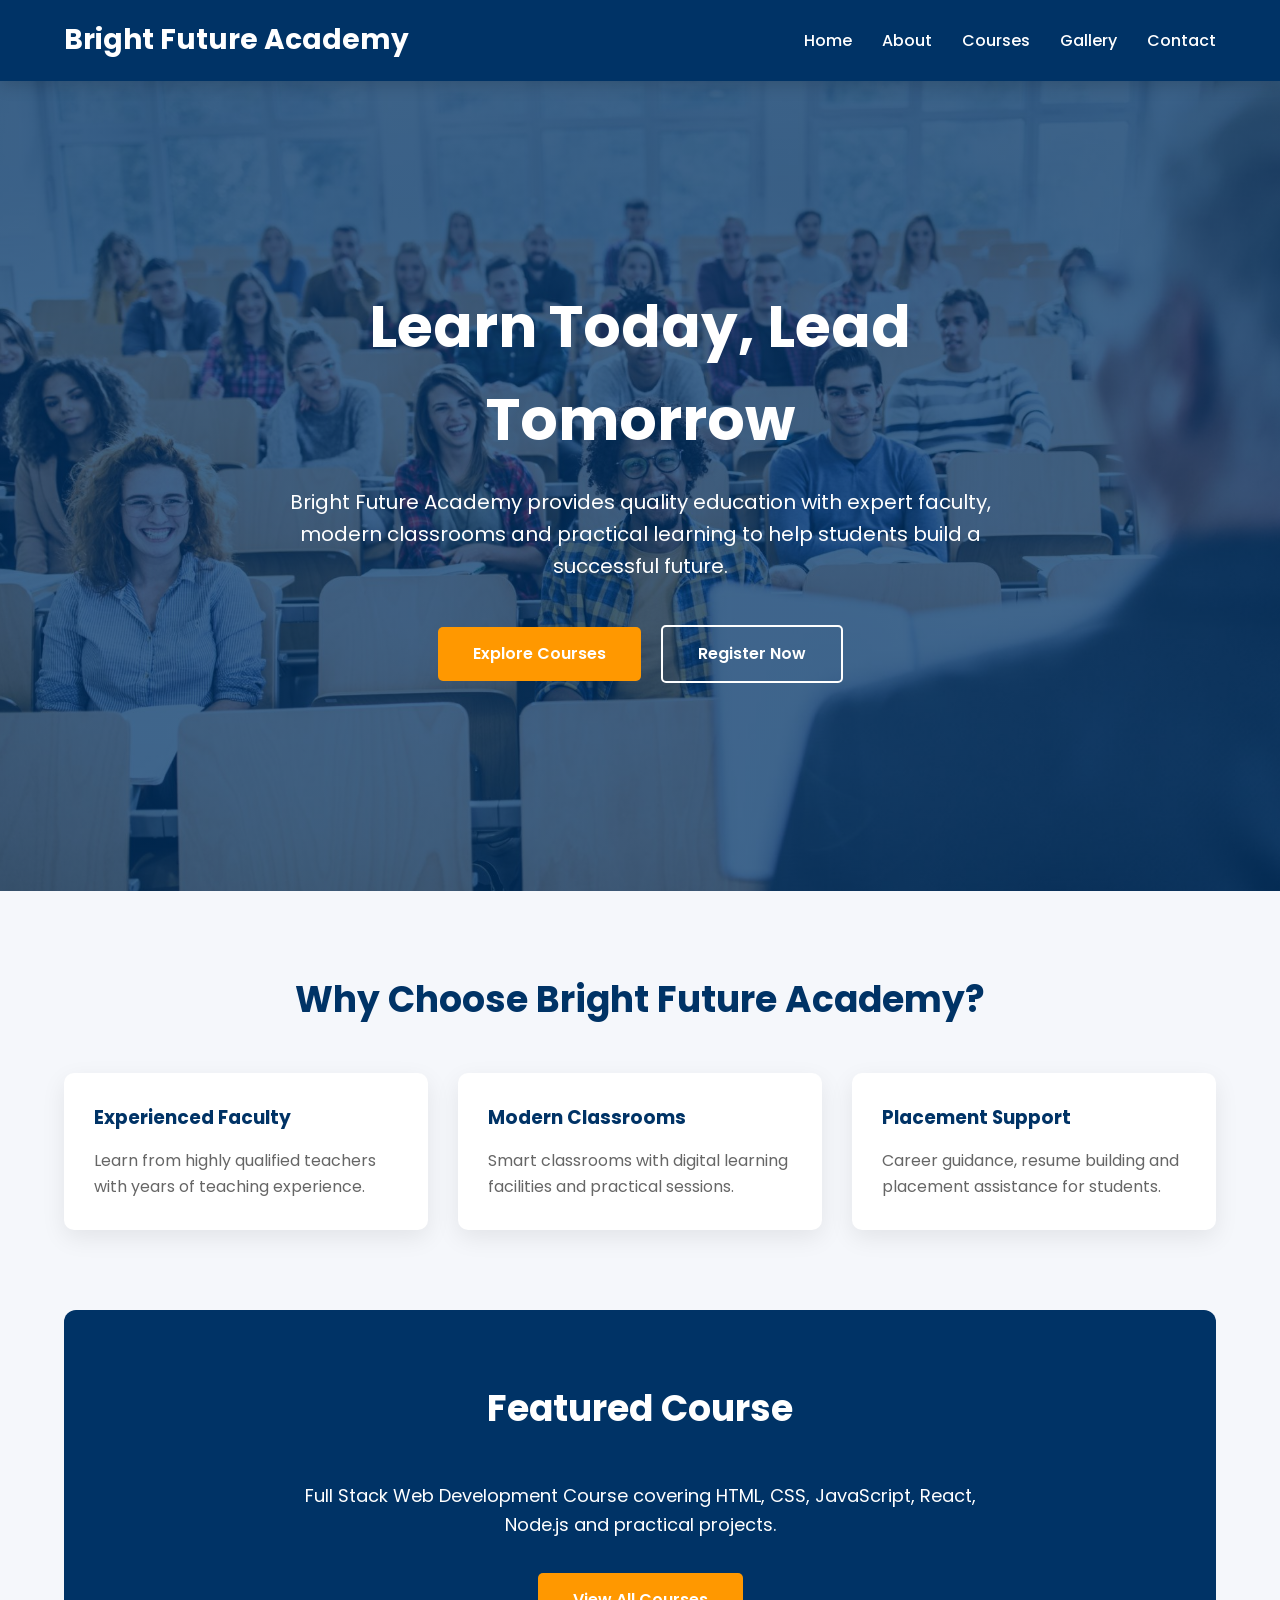
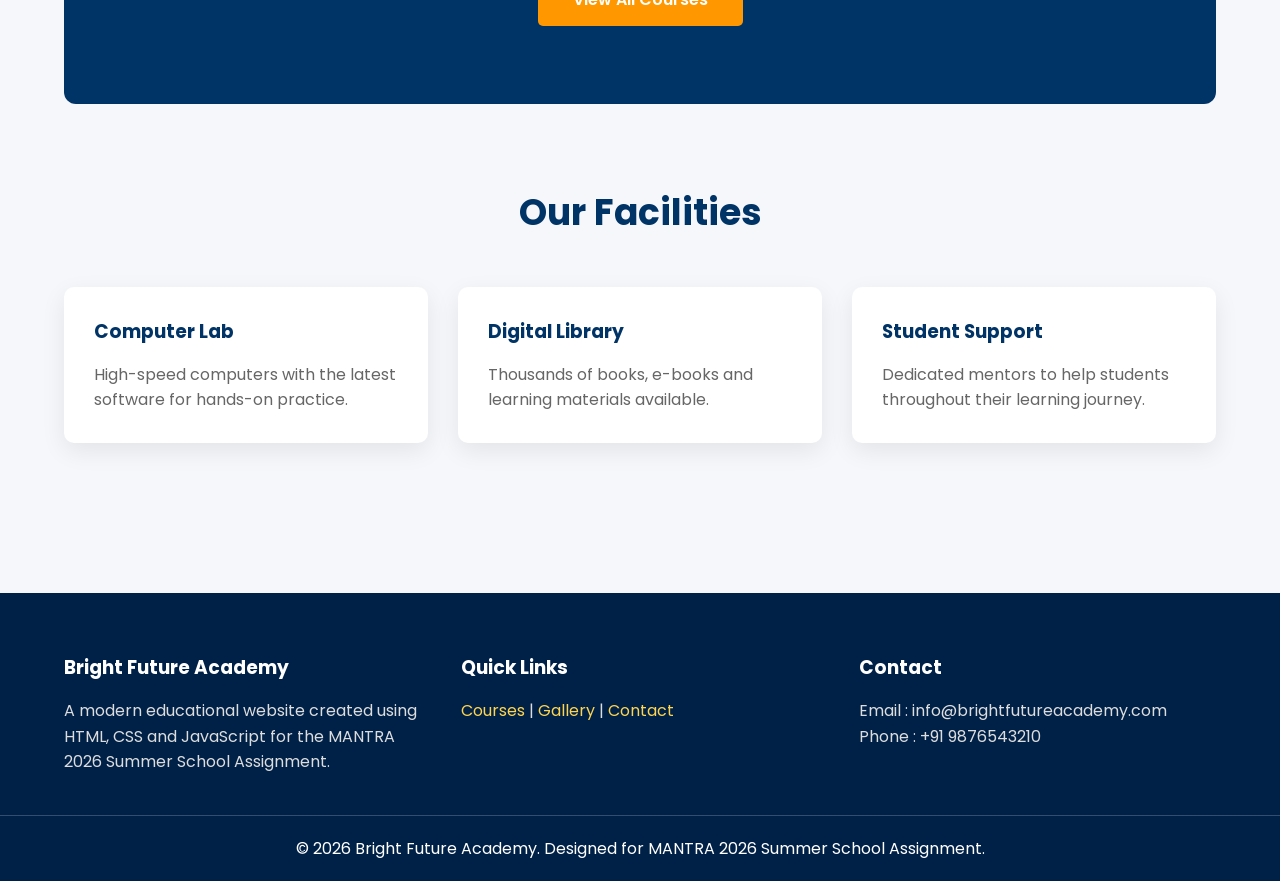
<file: index.html>
<!DOCTYPE html>
<html lang="en">
<head>
  <meta charset="UTF-8">
  <meta name="viewport" content="width=device-width, initial-scale=1.0">

  <title>Bright Future Academy | Best Educational Institute</title>

  <meta name="description"
        content="Bright Future Academy offers quality education, professional courses, experienced faculty and student-friendly learning.">

  <meta name="keywords"
        content="education, academy, online courses, learning, students, institute">

  <link rel="stylesheet" href="style.css">
</head>

<body>

<header class="site-header">
    <div class="container header-inner">

        <a href="index.html" class="logo">
            Bright Future Academy
        </a>

        <button class="menu-btn" id="menuBtn">
            ☰
        </button>

        <nav class="nav-links" id="navLinks">

            <a href="index.html">Home</a>

            <a href="about.html">About</a>

            <a href="courses.html">Courses</a>

            <a href="gallery.html">Gallery</a>

            <a href="contact.html">Contact</a>

        </nav>

    </div>
</header>

<main>

<section class="hero">

    <div class="container hero-content">

        <h1>
            Learn Today, Lead Tomorrow
        </h1>

        <p>
            Bright Future Academy provides quality education with expert faculty,
            modern classrooms and practical learning to help students build a
            successful future.
        </p>

        <a href="courses.html" class="btn">
            Explore Courses
        </a>

        <a href="contact.html" class="btn btn-outline">
            Register Now
        </a>

    </div>

</section>


<section class="container section">

    <h2>
        Why Choose Bright Future Academy?
    </h2>

    <div class="cards">

        <article class="card">

            <h3>Experienced Faculty</h3>

            <p>
                Learn from highly qualified teachers with years of teaching experience.
            </p>

        </article>

        <article class="card">

            <h3>Modern Classrooms</h3>

            <p>
                Smart classrooms with digital learning facilities and practical sessions.
            </p>

        </article>

        <article class="card">

            <h3>Placement Support</h3>

            <p>
                Career guidance, resume building and placement assistance for students.
            </p>

        </article>

    </div>

</section>


<section class="container section highlight">

    <h2>
        Featured Course
    </h2>

    <p>
        Full Stack Web Development Course covering HTML, CSS, JavaScript,
        React, Node.js and practical projects.
    </p>

    <a href="courses.html" class="btn">
        View All Courses
    </a>

</section>


<section class="container section">

    <h2>
        Our Facilities
    </h2>

    <div class="cards">

        <article class="card">

            <h3>Computer Lab</h3>

            <p>
                High-speed computers with the latest software for hands-on practice.
            </p>

        </article>

        <article class="card">

            <h3>Digital Library</h3>

            <p>
                Thousands of books, e-books and learning materials available.
            </p>

        </article>

        <article class="card">

            <h3>Student Support</h3>

            <p>
                Dedicated mentors to help students throughout their learning journey.
            </p>

        </article>

    </div>

</section>

</main>


<footer class="site-footer">

    <div class="container footer-grid">

        <div>

            <h3>
                Bright Future Academy
            </h3>

            <p>
                A modern educational website created using HTML, CSS and JavaScript
                for the MANTRA 2026 Summer School Assignment.
            </p>

        </div>

        <div>

            <h3>
                Quick Links
            </h3>

            <p>

                <a href="courses.html">Courses</a> |

                <a href="gallery.html">Gallery</a> |

                <a href="contact.html">Contact</a>

            </p>

        </div>

        <div>

            <h3>
                Contact
            </h3>

            <p>

                Email :
                info@brightfutureacademy.com

                <br>

                Phone :
                +91 9876543210

            </p>

        </div>

    </div>

    <p class="copyright">

        © 2026 Bright Future Academy.
        Designed for MANTRA 2026 Summer School Assignment.

    </p>

</footer>

<script src="script.js"></script>
  <!--Start of Tawk.to Script-->
<script type="text/javascript">
var Tawk_API=Tawk_API||{}, Tawk_LoadStart=new Date();
(function(){
var s1=document.createElement("script"),s0=document.getElementsByTagName("script")[0];
s1.async=true;
s1.src='https://embed.tawk.to/6a47732eb271bd1d477ea681/1jsjhjscp';
s1.charset='UTF-8';
s1.setAttribute('crossorigin','*');
s0.parentNode.insertBefore(s1,s0);
})();
</script>
<!--End of Tawk.to Script-->

</body>
</html>
</file>
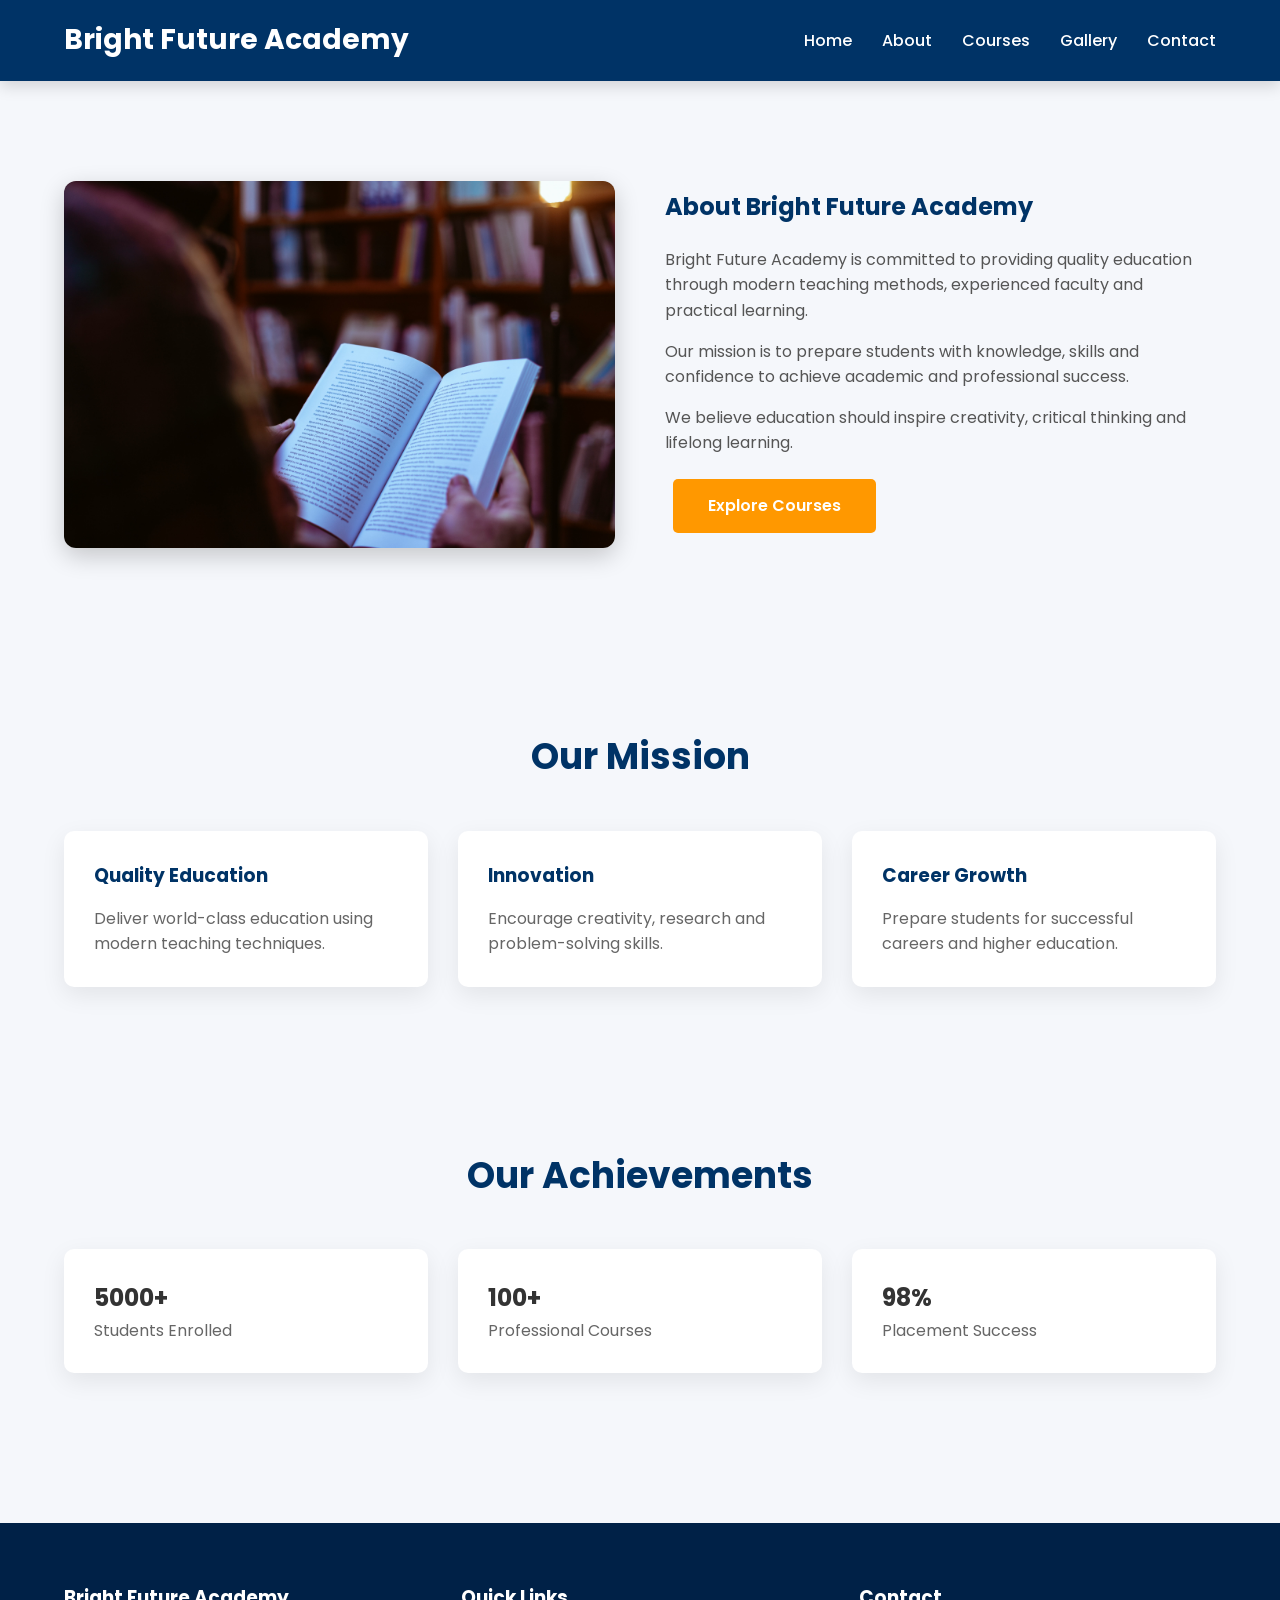
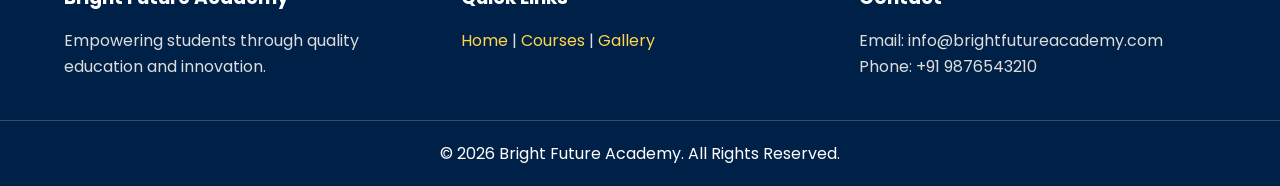
<file: about.html>
<!DOCTYPE html>
<html lang="en">

<head>

    <meta charset="UTF-8">

    <meta name="viewport" content="width=device-width, initial-scale=1.0">

    <title>About | Bright Future Academy</title>

    <meta name="description"
        content="Learn more about Bright Future Academy, our mission, vision, experienced faculty, and commitment to quality education.">

    <meta name="keywords"
        content="about academy, education institute, faculty, mission, vision">

    <link rel="stylesheet" href="style.css">

</head>

<body>

<header class="site-header">

    <div class="container header-inner">

        <a href="index.html" class="logo">
            Bright Future Academy
        </a>

        <button class="menu-btn" id="menuBtn">
            ☰
        </button>

        <nav class="nav-links" id="navLinks">

            <a href="index.html">Home</a>

            <a href="about.html">About</a>

            <a href="courses.html">Courses</a>

            <a href="gallery.html">Gallery</a>

            <a href="contact.html">Contact</a>

        </nav>

    </div>

</header>

<section class="about-section">

<div class="container about-container">

<div>

<img src="images/about.jpg"
alt="Students studying together">

</div>

<div class="about-text">

<h2>About Bright Future Academy</h2>

<p>

Bright Future Academy is committed to providing
quality education through modern teaching methods,
experienced faculty and practical learning.

</p>

<p>

Our mission is to prepare students with knowledge,
skills and confidence to achieve academic and
professional success.

</p>

<p>

We believe education should inspire creativity,
critical thinking and lifelong learning.

</p>

<a href="courses.html" class="btn">

Explore Courses

</a>

</div>

</div>

</section>

<section class="section">

<div class="container">

<h2>Our Mission</h2>

<div class="cards">

<div class="card">

<h3>Quality Education</h3>

<p>

Deliver world-class education using
modern teaching techniques.

</p>

</div>

<div class="card">

<h3>Innovation</h3>

<p>

Encourage creativity, research and
problem-solving skills.

</p>

</div>

<div class="card">

<h3>Career Growth</h3>

<p>

Prepare students for successful
careers and higher education.

</p>

</div>

</div>

</div>

</section>

<section class="section">

<div class="container">

<h2>Our Achievements</h2>

<div class="cards">

<div class="card">

<h1>5000+</h1>

<p>Students Enrolled</p>

</div>

<div class="card">

<h1>100+</h1>

<p>Professional Courses</p>

</div>

<div class="card">

<h1>98%</h1>

<p>Placement Success</p>

</div>

</div>

</div>

</section>

<footer class="site-footer">

<div class="container footer-grid">

<div>

<h3>Bright Future Academy</h3>

<p>

Empowering students through
quality education and innovation.

</p>

</div>

<div>

<h3>Quick Links</h3>

<p>

<a href="index.html">Home</a> |

<a href="courses.html">Courses</a> |

<a href="gallery.html">Gallery</a>

</p>

</div>

<div>

<h3>Contact</h3>

<p>

Email:
info@brightfutureacademy.com

<br>

Phone:
+91 9876543210

</p>

</div>

</div>

<p class="copyright">

© 2026 Bright Future Academy.
All Rights Reserved.

</p>

</footer>

<script src="script.js"></script>
    <!--Start of Tawk.to Script-->
<script type="text/javascript">
var Tawk_API=Tawk_API||{}, Tawk_LoadStart=new Date();
(function(){
var s1=document.createElement("script"),s0=document.getElementsByTagName("script")[0];
s1.async=true;
s1.src='https://embed.tawk.to/6a47732eb271bd1d477ea681/1jsjhjscp';
s1.charset='UTF-8';
s1.setAttribute('crossorigin','*');
s0.parentNode.insertBefore(s1,s0);
})();
</script>
<!--End of Tawk.to Script-->

</body>
</html>
</file>
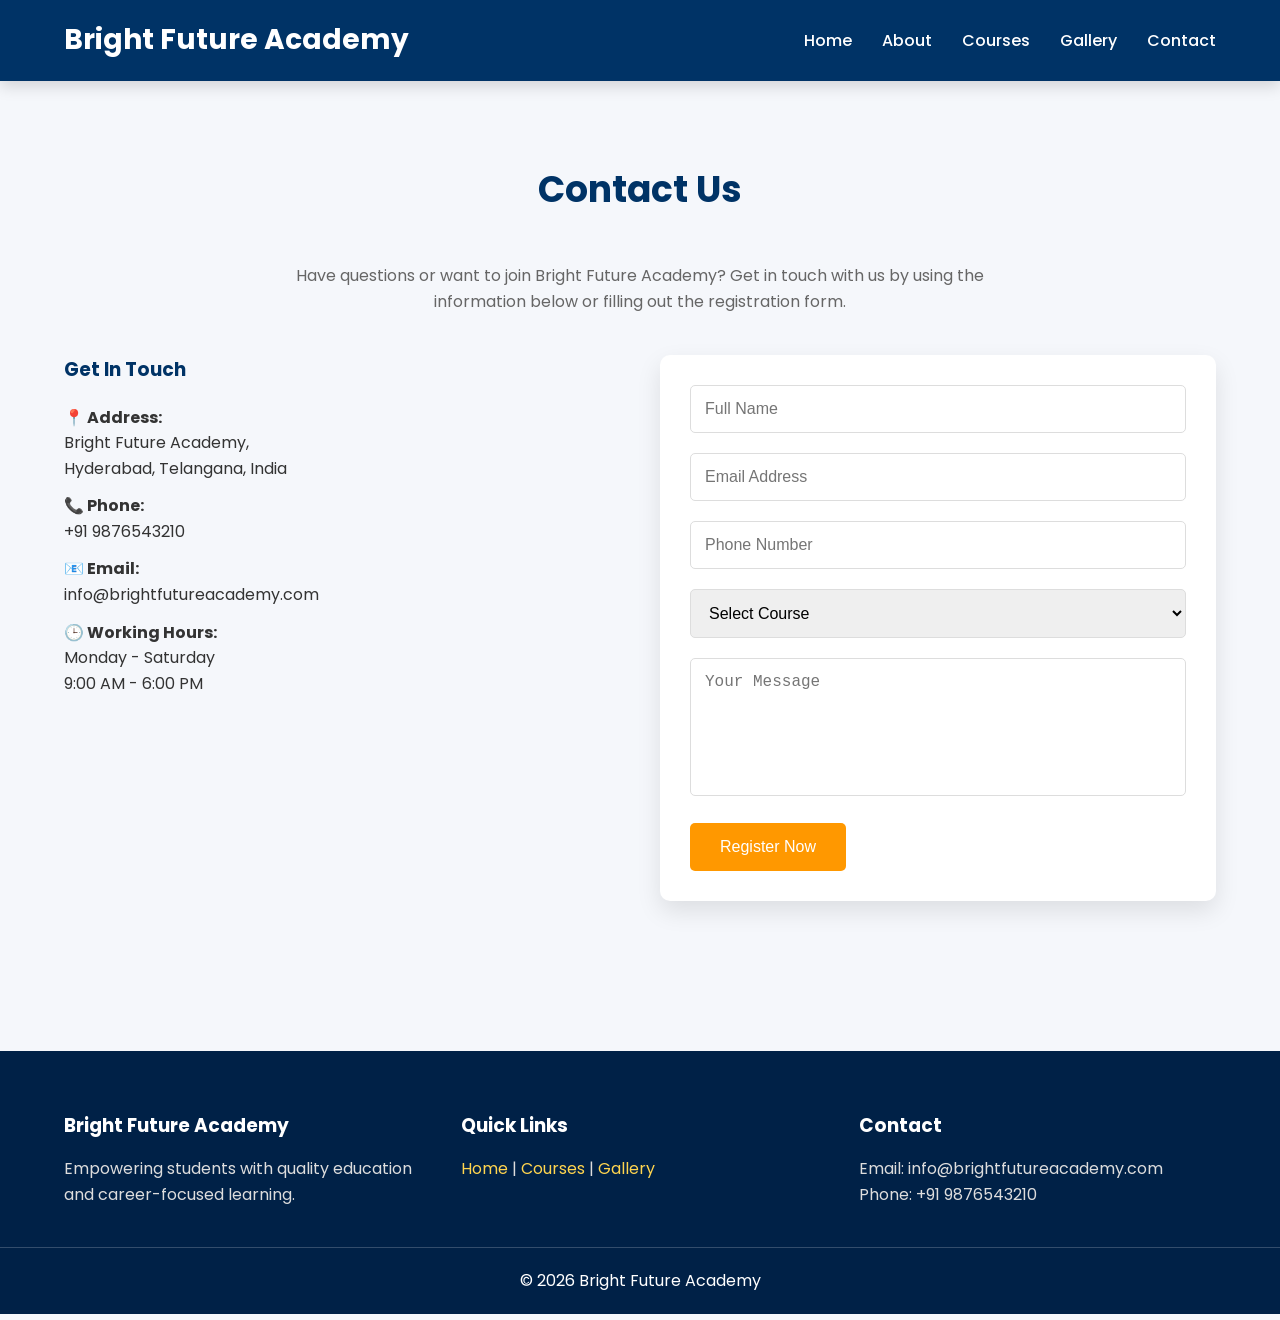
<file: contact.html>
<!DOCTYPE html>
<html lang="en">

<head>

<meta charset="UTF-8">

<meta name="viewport" content="width=device-width, initial-scale=1.0">

<title>Contact | Bright Future Academy</title>

<meta name="description"
content="Contact Bright Future Academy for admissions and course enquiries.">

<meta name="keywords"
content="Contact, Admission, Academy, Education">

<link rel="stylesheet" href="style.css">

</head>

<body>

<header class="site-header">

<div class="container header-inner">

<a href="index.html" class="logo">

Bright Future Academy

</a>

<button class="menu-btn" id="menuBtn">

☰

</button>

<nav class="nav-links" id="navLinks">

<a href="index.html">Home</a>

<a href="about.html">About</a>

<a href="courses.html">Courses</a>

<a href="gallery.html">Gallery</a>

<a href="contact.html">Contact</a>

</nav>

</div>

</header>

<section class="section">

<div class="container">

<h2>Contact Us</h2>

<p style="text-align:center;max-width:700px;margin:0 auto 40px;color:#666;">

Have questions or want to join Bright Future Academy? Get in touch with us by using the information below or filling out the registration form.

</p>

<div class="contact-container">
    <div class="contact-info">

<h3>Get In Touch</h3>

<p><strong>📍 Address:</strong><br>
Bright Future Academy,<br>
Hyderabad, Telangana, India</p>

<p><strong>📞 Phone:</strong><br>
+91 9876543210</p>

<p><strong>📧 Email:</strong><br>
info@brightfutureacademy.com</p>

<p><strong>🕒 Working Hours:</strong><br>
Monday - Saturday<br>
9:00 AM - 6:00 PM</p>

</div>
<form id="contactForm">

<input
type="text"
id="name"
placeholder="Full Name"
required>

<input
type="email"
id="email"
placeholder="Email Address"
required>

<input
type="tel"
id="phone"
placeholder="Phone Number"
required>

<select id="course" required>

<option value="">Select Course</option>

<option>Web Development</option>

<option>Python Programming</option>

<option>Data Science</option>

<option>Artificial Intelligence</option>

<option>Cyber Security</option>

<option>Digital Marketing</option>

</select>

<textarea
id="message"
rows="6"
placeholder="Your Message"
required></textarea>

<button type="submit">

Register Now

</button>

</form>
</div>

</div>

</section>

<footer class="site-footer">

<div class="container footer-grid">

<div>

<h3>Bright Future Academy</h3>

<p>

Empowering students with quality education and career-focused learning.

</p>

</div>

<div>

<h3>Quick Links</h3>

<p>

<a href="index.html">Home</a> |

<a href="courses.html">Courses</a> |

<a href="gallery.html">Gallery</a>

</p>

</div>

<div>

<h3>Contact</h3>

<p>

Email:
info@brightfutureacademy.com

<br>

Phone:
+91 9876543210

</p>

</div>

</div>

<p class="copyright">

© 2026 Bright Future Academy

</p>

</footer>

<script src="script.js"></script>
    <!--Start of Tawk.to Script-->
<script type="text/javascript">
var Tawk_API=Tawk_API||{}, Tawk_LoadStart=new Date();
(function(){
var s1=document.createElement("script"),s0=document.getElementsByTagName("script")[0];
s1.async=true;
s1.src='https://embed.tawk.to/6a47732eb271bd1d477ea681/1jsjhjscp';
s1.charset='UTF-8';
s1.setAttribute('crossorigin','*');
s0.parentNode.insertBefore(s1,s0);
})();
</script>
<!--End of Tawk.to Script-->

</body>

</html>
</file>
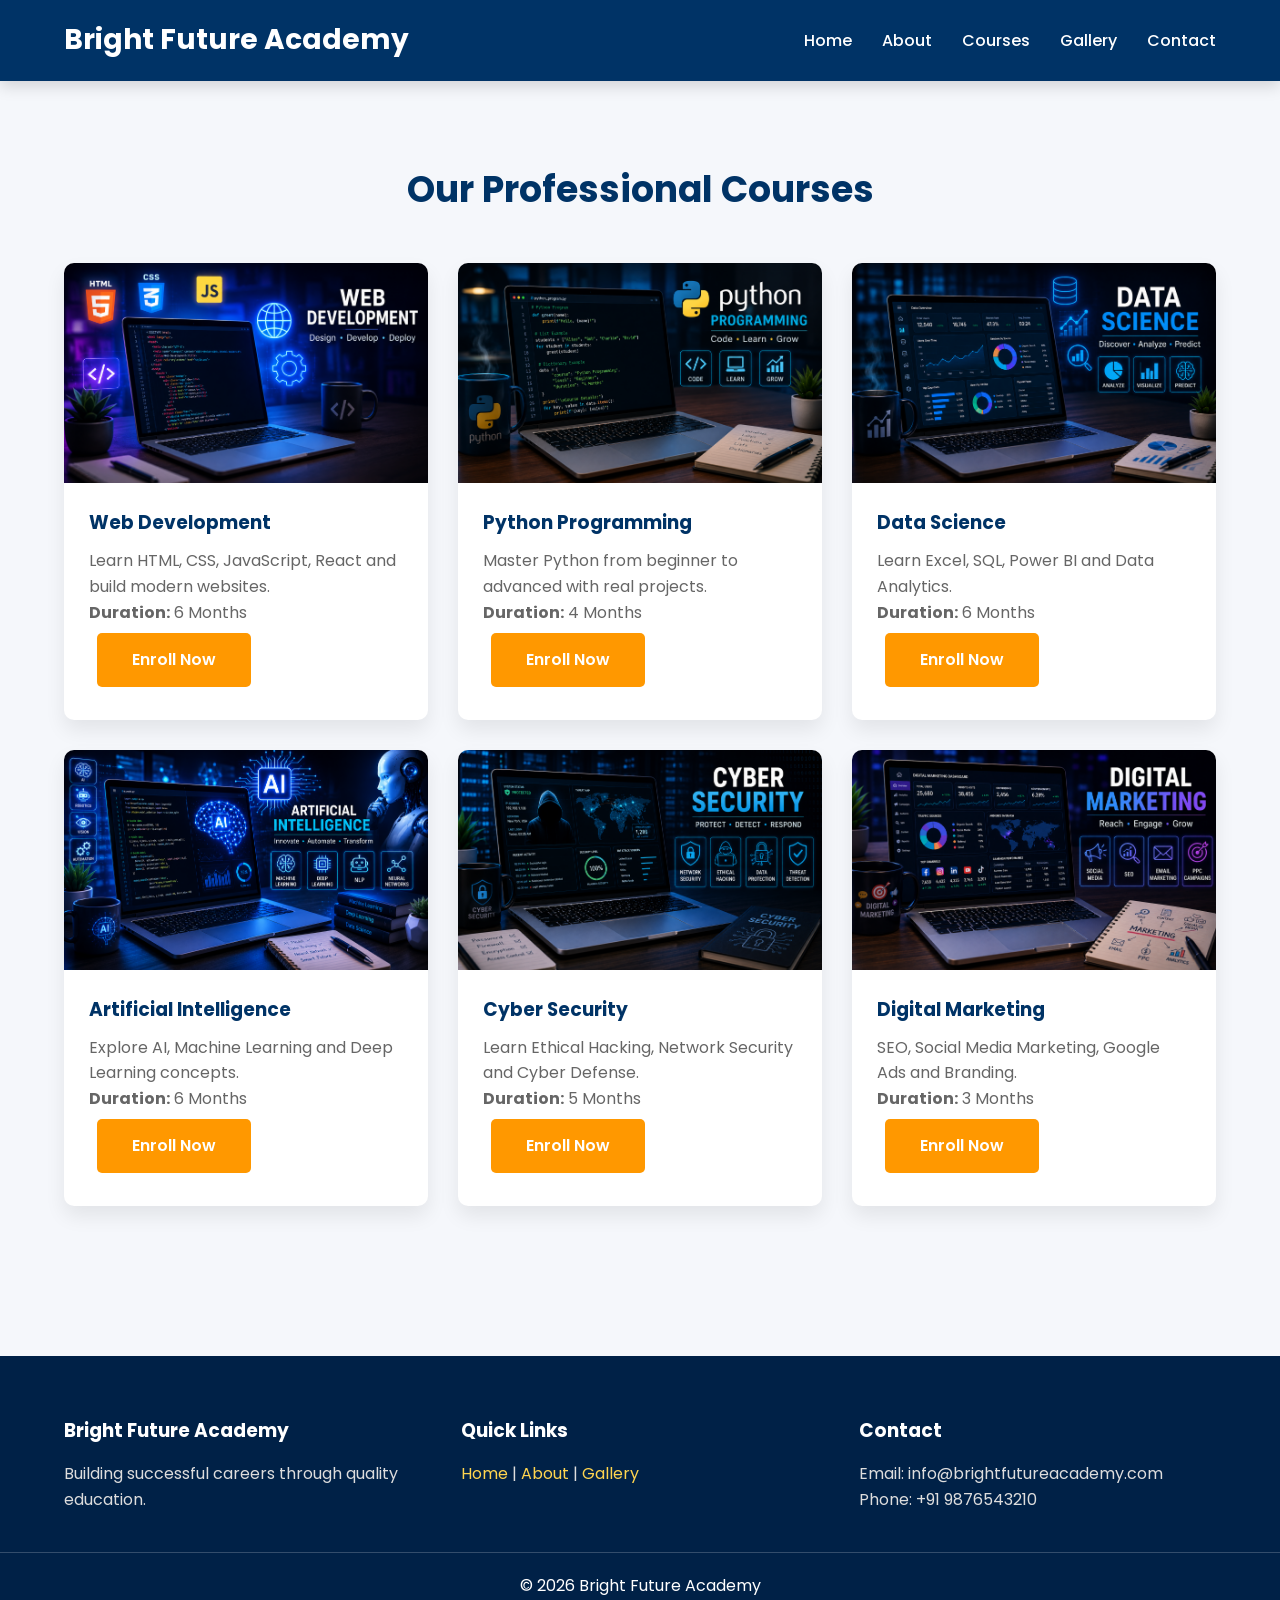
<file: courses.html>
<!DOCTYPE html>
<html lang="en">

<head>

<meta charset="UTF-8">

<meta name="viewport" content="width=device-width, initial-scale=1.0">

<title>Courses | Bright Future Academy</title>

<meta name="description"
content="Professional courses offered by Bright Future Academy.">

<meta name="keywords"
content="Courses, Web Development, Python, AI, Data Science">

<link rel="stylesheet" href="style.css">

</head>

<body>

<header class="site-header">

<div class="container header-inner">

<a href="index.html" class="logo">

Bright Future Academy

</a>

<button class="menu-btn" id="menuBtn">

☰

</button>

<nav class="nav-links" id="navLinks">

<a href="index.html">Home</a>

<a href="about.html">About</a>

<a href="courses.html">Courses</a>

<a href="gallery.html">Gallery</a>

<a href="contact.html">Contact</a>

</nav>

</div>

</header>


<section class="section">

<div class="container">

<h2>Our Professional Courses</h2>

<div class="cards">
    <div class="course-card">

<img src="images/web.jpg" alt="Web Development">

<div class="course-content">

<h3>Web Development</h3>

<p>

Learn HTML, CSS, JavaScript, React and build modern websites.

</p>

<p><strong>Duration:</strong> 6 Months</p>

<a href="contact.html" class="btn">

Enroll Now

</a>

</div>

</div>



<div class="course-card">

<img src="images/python.jpg" alt="Python Programming">

<div class="course-content">

<h3>Python Programming</h3>

<p>

Master Python from beginner to advanced with real projects.

</p>

<p><strong>Duration:</strong> 4 Months</p>

<a href="contact.html" class="btn">

Enroll Now

</a>

</div>

</div>
<div class="course-card">

<img src="images/data.jpg" alt="Data Science">

<div class="course-content">

<h3>Data Science</h3>

<p>

Learn Excel, SQL, Power BI and Data Analytics.

</p>

<p><strong>Duration:</strong> 6 Months</p>

<a href="contact.html" class="btn">

Enroll Now

</a>

</div>

</div>



<div class="course-card">

<img src="images/ai.jpg" alt="Artificial Intelligence">

<div class="course-content">

<h3>Artificial Intelligence</h3>

<p>

Explore AI, Machine Learning and Deep Learning concepts.

</p>

<p><strong>Duration:</strong> 6 Months</p>

<a href="contact.html" class="btn">

Enroll Now

</a>

</div>

</div>
<div class="course-card">

<img src="images/cyber.jpg" alt="Cyber Security">

<div class="course-content">

<h3>Cyber Security</h3>

<p>

Learn Ethical Hacking, Network Security and Cyber Defense.

</p>

<p><strong>Duration:</strong> 5 Months</p>

<a href="contact.html" class="btn">

Enroll Now

</a>

</div>

</div>



<div class="course-card">

<img src="images/marketing.jpg" alt="Digital Marketing">

<div class="course-content">

<h3>Digital Marketing</h3>

<p>

SEO, Social Media Marketing, Google Ads and Branding.

</p>

<p><strong>Duration:</strong> 3 Months</p>

<a href="contact.html" class="btn">

Enroll Now

</a>

</div>

</div>
</div>

</div>

</section>


<footer class="site-footer">

<div class="container footer-grid">

<div>

<h3>Bright Future Academy</h3>

<p>

Building successful careers through quality education.

</p>

</div>

<div>

<h3>Quick Links</h3>

<p>

<a href="index.html">Home</a> |

<a href="about.html">About</a> |

<a href="gallery.html">Gallery</a>

</p>

</div>

<div>

<h3>Contact</h3>

<p>

Email:
info@brightfutureacademy.com

<br>

Phone:
+91 9876543210

</p>

</div>

</div>

<p class="copyright">

© 2026 Bright Future Academy

</p>

</footer>

<script src="script.js"></script>

<!--Start of Tawk.to Script-->
<script type="text/javascript">
var Tawk_API=Tawk_API||{}, Tawk_LoadStart=new Date();
(function(){
var s1=document.createElement("script"),s0=document.getElementsByTagName("script")[0];
s1.async=true;
s1.src='https://embed.tawk.to/6a47732eb271bd1d477ea681/1jsjhjscp';
s1.charset='UTF-8';
s1.setAttribute('crossorigin','*');
s0.parentNode.insertBefore(s1,s0);
})();
</script>
<!--End of Tawk.to Script-->
</body>
</html>
</file>
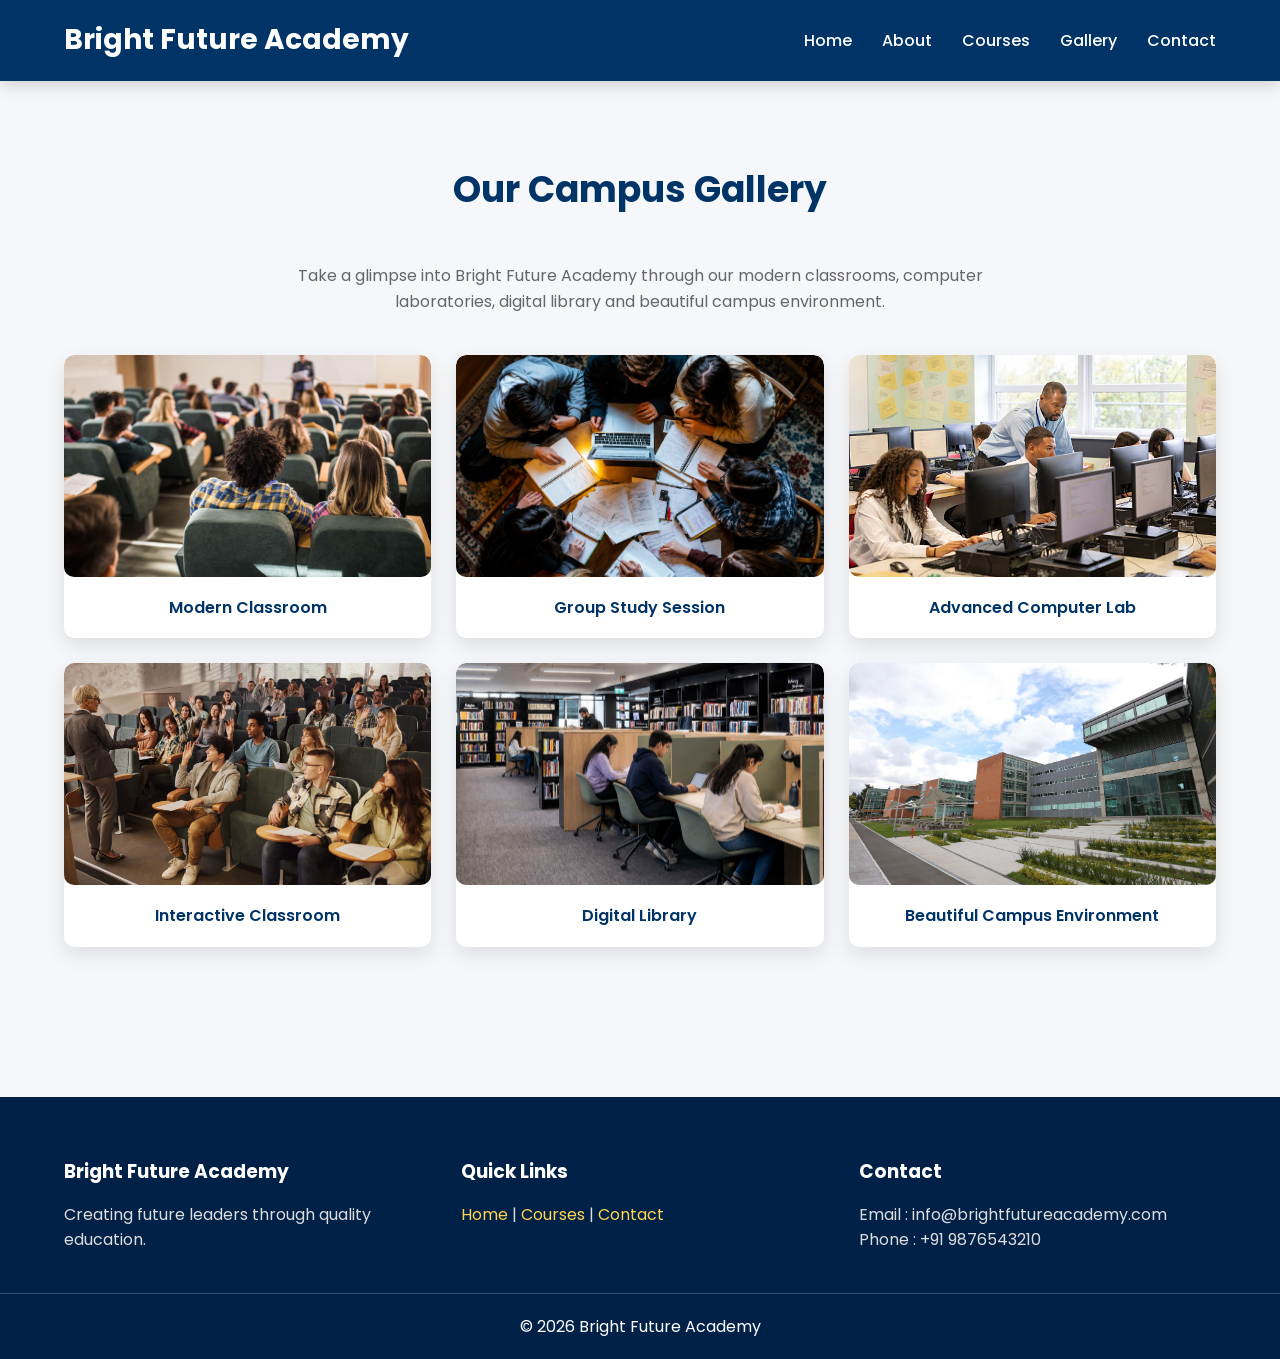
<file: gallery.html>
<!DOCTYPE html>
<html lang="en">

<head>

<meta charset="UTF-8">

<meta name="viewport" content="width=device-width, initial-scale=1.0">

<title>Gallery | Bright Future Academy</title>

<meta name="description"
content="Explore our academy through our classroom, library, computer lab and campus gallery.">

<meta name="keywords"
content="Gallery, Education, Academy, Students, Campus">

<link rel="stylesheet" href="style.css">

</head>

<body>

<header class="site-header">

<div class="container header-inner">

<a href="index.html" class="logo">

Bright Future Academy

</a>

<button class="menu-btn" id="menuBtn">

☰

</button>

<nav class="nav-links" id="navLinks">

<a href="index.html">Home</a>

<a href="about.html">About</a>

<a href="courses.html">Courses</a>

<a href="gallery.html">Gallery</a>

<a href="contact.html">Contact</a>

</nav>

</div>

</header>

<section class="section">

<div class="container">

<h2>Our Campus Gallery</h2>

<p style="text-align:center;max-width:700px;margin:0 auto 40px;color:#666;">

Take a glimpse into Bright Future Academy through our modern classrooms,
computer laboratories, digital library and beautiful campus environment.

</p>

<div class="gallery">
    <figure>

<img src="images/gallery1.jpg" alt="Modern Classroom">

<figcaption>Modern Classroom</figcaption>

</figure>

<figure>

<img src="images/gallery2.jpg" alt="Group Study">

<figcaption>Group Study Session</figcaption>

</figure>

<figure>

<img src="images/gallery3.jpg" alt="Computer Lab">

<figcaption>Advanced Computer Lab</figcaption>

</figure>

<figure>

<img src="images/gallery4.jpg" alt="Interactive Classroom">

<figcaption>Interactive Classroom</figcaption>

</figure>

<figure>

<img src="images/gallery5.jpg" alt="Library">

<figcaption>Digital Library</figcaption>

</figure>

<figure>

<img src="images/gallery6.jpg" alt="Campus">

<figcaption>Beautiful Campus Environment</figcaption>

</figure>
</div>

</div>

</section>

<footer class="site-footer">

<div class="container footer-grid">

<div>

<h3>Bright Future Academy</h3>

<p>

Creating future leaders through quality education.

</p>

</div>

<div>

<h3>Quick Links</h3>

<p>

<a href="index.html">Home</a> |

<a href="courses.html">Courses</a> |

<a href="contact.html">Contact</a>

</p>

</div>

<div>

<h3>Contact</h3>

<p>

Email :
info@brightfutureacademy.com

<br>

Phone :
+91 9876543210

</p>

</div>

</div>

<p class="copyright">

© 2026 Bright Future Academy

</p>

</footer>

<script src="script.js"></script>
    <!--Start of Tawk.to Script-->
<script type="text/javascript">
var Tawk_API=Tawk_API||{}, Tawk_LoadStart=new Date();
(function(){
var s1=document.createElement("script"),s0=document.getElementsByTagName("script")[0];
s1.async=true;
s1.src='https://embed.tawk.to/6a47732eb271bd1d477ea681/1jsjhjscp';
s1.charset='UTF-8';
s1.setAttribute('crossorigin','*');
s0.parentNode.insertBefore(s1,s0);
})();
</script>
<!--End of Tawk.to Script-->

</body>

</html>
</file>
<file: style.css>
/* ====================================
   GOOGLE FONT
==================================== */

@import url('https://fonts.googleapis.com/css2?family=Poppins:wght@300;400;500;600;700&display=swap');


/* ====================================
   RESET
==================================== */

*{
    margin:0;
    padding:0;
    box-sizing:border-box;
}


/* ====================================
   BODY
==================================== */

body{

    font-family:'Poppins',sans-serif;

    background:#f5f7fb;

    color:#333;

    line-height:1.6;

}
html{
    scroll-behavior:smooth;
}


/* ====================================
   LINKS
==================================== */

a{

    text-decoration:none;

    color:inherit;

}


/* ====================================
   IMAGE
==================================== */

img{

    width:100%;

    display:block;

}


/* ====================================
   CONTAINER
==================================== */

.container{

    width:90%;

    max-width:1200px;

    margin:auto;

}


/* ====================================
   HEADER
==================================== */

.site-header{

    background:#003366;

    color:#fff;

    position:sticky;

    top:0;

    z-index:999;

    box-shadow:0 5px 15px rgba(0,0,0,.15);

}


.header-inner{

    display:flex;

    justify-content:space-between;

    align-items:center;

    padding:18px 0;

}


.logo{

    font-size:28px;

    font-weight:700;

    color:white;

}


.nav-links{

    display:flex;

    gap:30px;

}


.nav-links a{

    color:white;

    transition:.3s;

    font-weight:500;

}


.nav-links a:hover{

    color:#ffd54f;

}


.menu-btn{

    display:none;

    background:none;

    border:none;

    color:white;

    font-size:28px;

    cursor:pointer;

}


/* ====================================
   HERO
==================================== */

.hero{

    height:90vh;

    background:linear-gradient(rgba(0,51,102,.75),rgba(0,51,102,.75)),
    url("images/hero.jpg") center/cover;

    display:flex;

    justify-content:center;

    align-items:center;

    text-align:center;

    color:white;

}


.hero-content{

    max-width:750px;

}


.hero h1{

    font-size:58px;

    margin-bottom:20px;

}


.hero p{

    font-size:20px;

    margin-bottom:35px;

}


/* ====================================
   BUTTON
==================================== */

.btn{

    display:inline-block;

    background:#ff9800;

    color:white;

    padding:14px 35px;

    border-radius:5px;

    transition:.3s;

    margin:8px;

    font-weight:600;

}


.btn:hover{

    background:#e68900;

}


.btn-outline{

    background:transparent;

    border:2px solid white;

}


.btn-outline:hover{

    background:white;

    color:#003366;

}


/* ====================================
   SECTION
==================================== */

.section{

    padding:80px 0;

}


.section h2{

    text-align:center;

    color:#003366;

    margin-bottom:45px;

    font-size:36px;

}


/* ====================================
   CARDS
==================================== */


.cards{

    display:grid;

    grid-template-columns:repeat(auto-fit,minmax(320px,1fr));

    gap:30px;

}

.card{

    background:white;

    padding:30px;

    border-radius:10px;

    box-shadow:0 8px 25px rgba(0,0,0,.08);

    transition:.4s;

}


.card:hover{

    transform:translateY(-10px);

}


.card h3{

    color:#003366;

    margin-bottom:15px;

}


.card p{

    color:#666;

}


/* ====================================
   HIGHLIGHT
==================================== */

.highlight{

    background:#003366;

    color:white;

    border-radius:12px;

    text-align:center;

    padding:70px 40px;

}


.highlight h2{

    color:white;

}

.highlight p{

    margin:25px auto;

    max-width:700px;

    font-size:18px;

}
/* ====================================
   ABOUT PAGE
==================================== */

.about-section{

    padding:100px 0;

}

.about-container{

    display:grid;

    grid-template-columns:1fr 1fr;

    gap:50px;

    align-items:center;

}

.about-container img{

    border-radius:12px;

    box-shadow:0 8px 25px rgba(0,0,0,.2);

}

.about-text h2{

    color:#003366;

    margin-bottom:20px;

}

.about-text p{

    margin-bottom:15px;

    color:#555;

}


/* ====================================
   COURSES PAGE
==================================== */

.course-card{

    background:white;

    border-radius:10px;

    overflow:hidden;

    box-shadow:0 10px 20px rgba(0,0,0,.08);

    transition:.4s;

}

.course-card:hover{

    transform:translateY(-8px);

}

.course-card img{

    height:220px;

    object-fit:cover;

}

.course-content{

    padding:25px;

}

.course-content h3{

    color:#003366;

    margin-bottom:10px;

}

.course-content p{

    color:#666;

}

/* ====================================
   GALLERY
==================================== */

.gallery{

    display:grid;

    grid-template-columns:repeat(auto-fit,minmax(320px,1fr));

    gap:25px;

}

.gallery img{

    width:100%;

    height:222px;

    object-fit:cover;

    border-radius:10px;

    transition:.4s;

    cursor:pointer;

}

.gallery img:hover{

    transform:scale(1.05);

}

.gallery figure{

    background:#fff;

    border-radius:10px;

    overflow:hidden;

    box-shadow:0 8px 20px rgba(0,0,0,.1);

    transition:.3s;

}

.gallery figure:hover{

    transform:translateY(-8px);

}

.gallery figcaption{

    padding:18px;

    text-align:center;

    font-weight:600;

    color:#003366;

}


/* ====================================
   CONTACT PAGE
==================================== */

.contact-container{

    display:grid;

    grid-template-columns:1fr 1fr;

    gap:40px;

}

.contact-info h3{

    color:#003366;

    margin-bottom:20px;

}

.contact-info p{

    margin-bottom:12px;

}

form{

    background:white;

    padding:30px;

    border-radius:10px;

    box-shadow:0 10px 25px rgba(0,0,0,.1);

}

form input,
form textarea,
form select{
    
    width:100%;

    padding:14px;

    margin-bottom:20px;

    border:1px solid #ddd;

    border-radius:5px;

    font-size:16px;

    outline:none;

}

form textarea{

    resize:none;

}

form button{

    background:#ff9800;

    color:white;

    border:none;

    padding:15px 30px;

    border-radius:5px;

    cursor:pointer;

    font-size:16px;

    transition:.3s;

}

form button:hover{

    background:#e68900;

}


/* ====================================
   FOOTER
==================================== */

.site-footer{

    background:#002147;

    color:white;

    padding:60px 0 20px;

    margin-top:70px;

}

.footer-grid{

    display:grid;

    grid-template-columns:repeat(auto-fit,minmax(250px,1fr));

    gap:40px;

}

.footer-grid h3{

    margin-bottom:15px;

}

.footer-grid p{

    color:#ddd;

}

.footer-grid a{

    color:#ffd54f;

}

.copyright{

    text-align:center;

    margin-top:40px;

    border-top:1px solid rgba(255,255,255,.2);

    padding-top:20px;

}


/* ====================================
   RESPONSIVE DESIGN
==================================== */

@media(max-width:992px){

.about-container{

grid-template-columns:1fr;

}

.contact-container{

grid-template-columns:1fr;

}

.hero h1{

font-size:42px;

}

}


@media(max-width:768px){

.menu-btn{

display:block;

}

.nav-links{

display:none;

position:absolute;

top:75px;

left:0;

background:#003366;

width:100%;

flex-direction:column;

padding:20px;

text-align:center;

}

.nav-links.active{

display:flex;

}

.hero{

height:75vh;

}

.hero h1{

font-size:34px;

}

.hero p{

font-size:17px;

}

.section{

padding:60px 0;

}

.section h2{

font-size:30px;

}

}


@media(max-width:500px){

.logo{

font-size:22px;

}

.hero h1{

font-size:28px;

}

.hero p{

font-size:15px;

}

.btn{

display:block;

width:100%;

margin:10px 0;

text-align:center;

}

}
</file>
